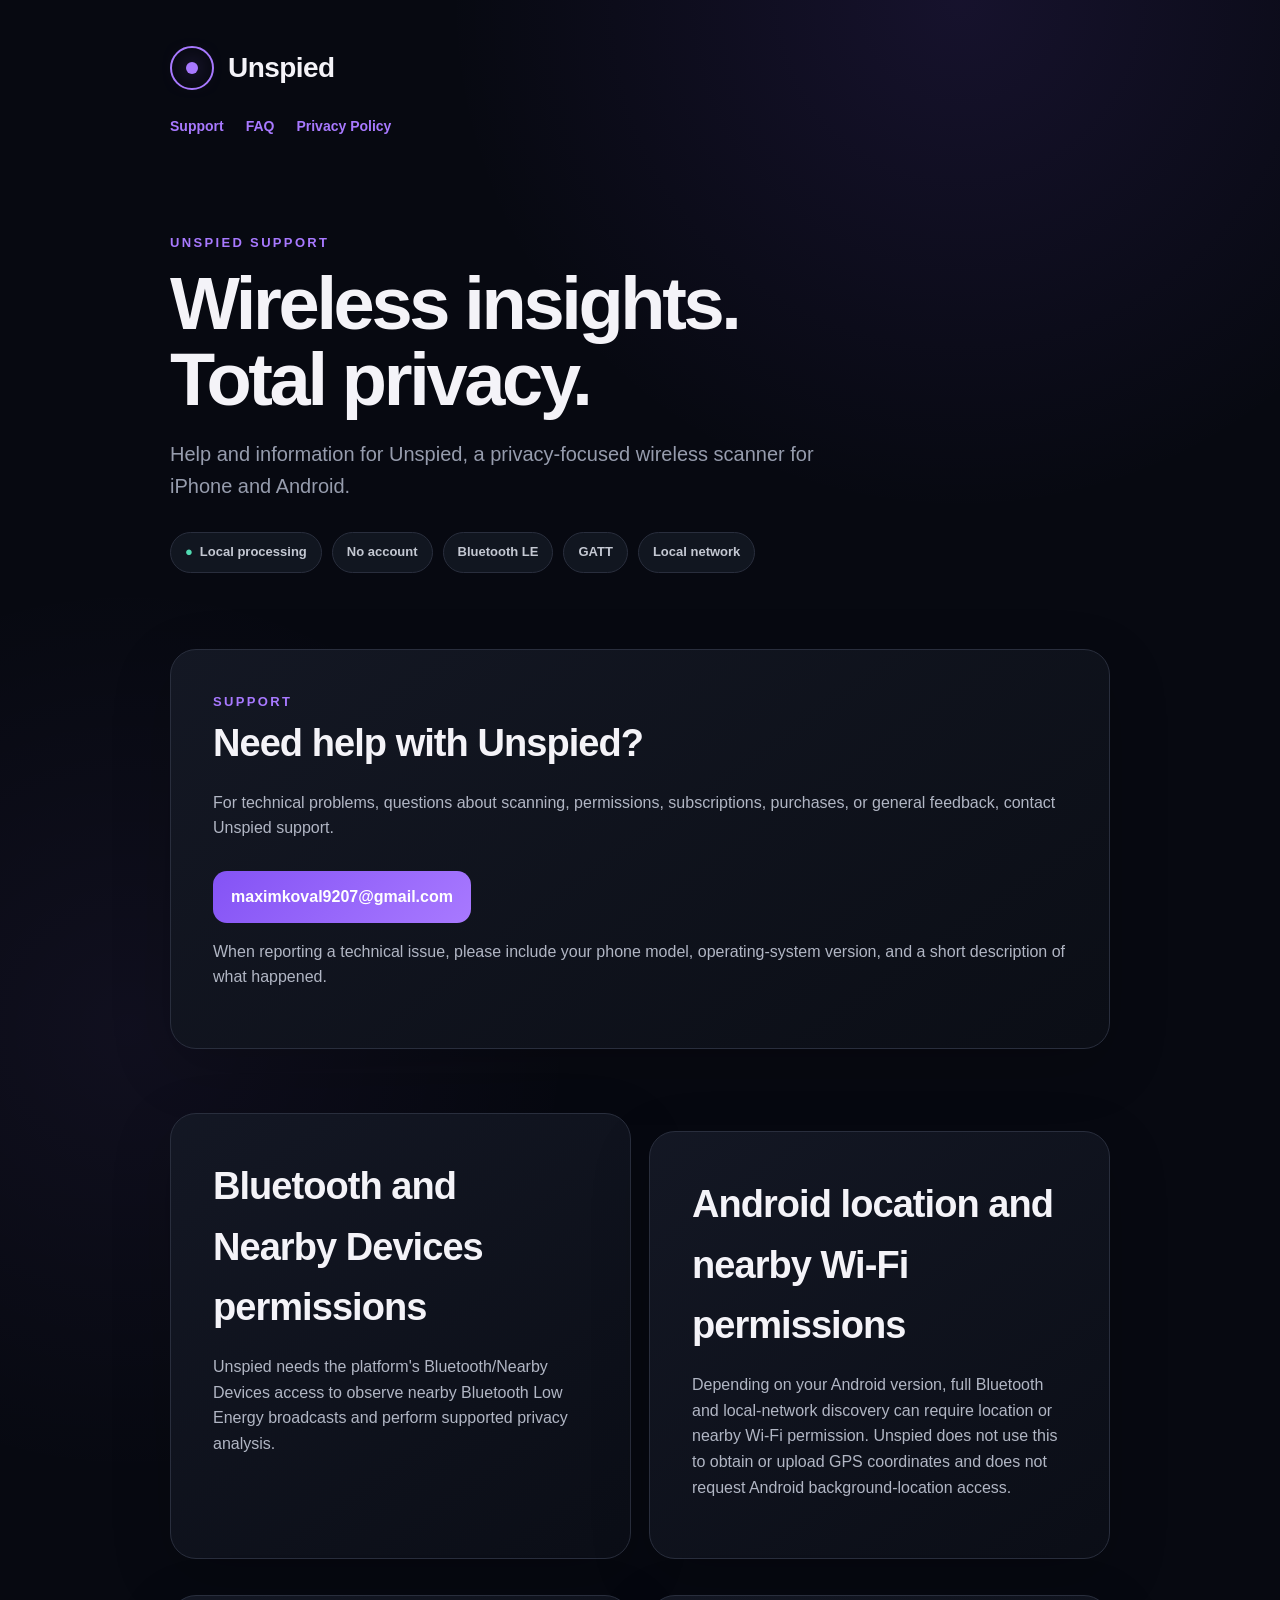
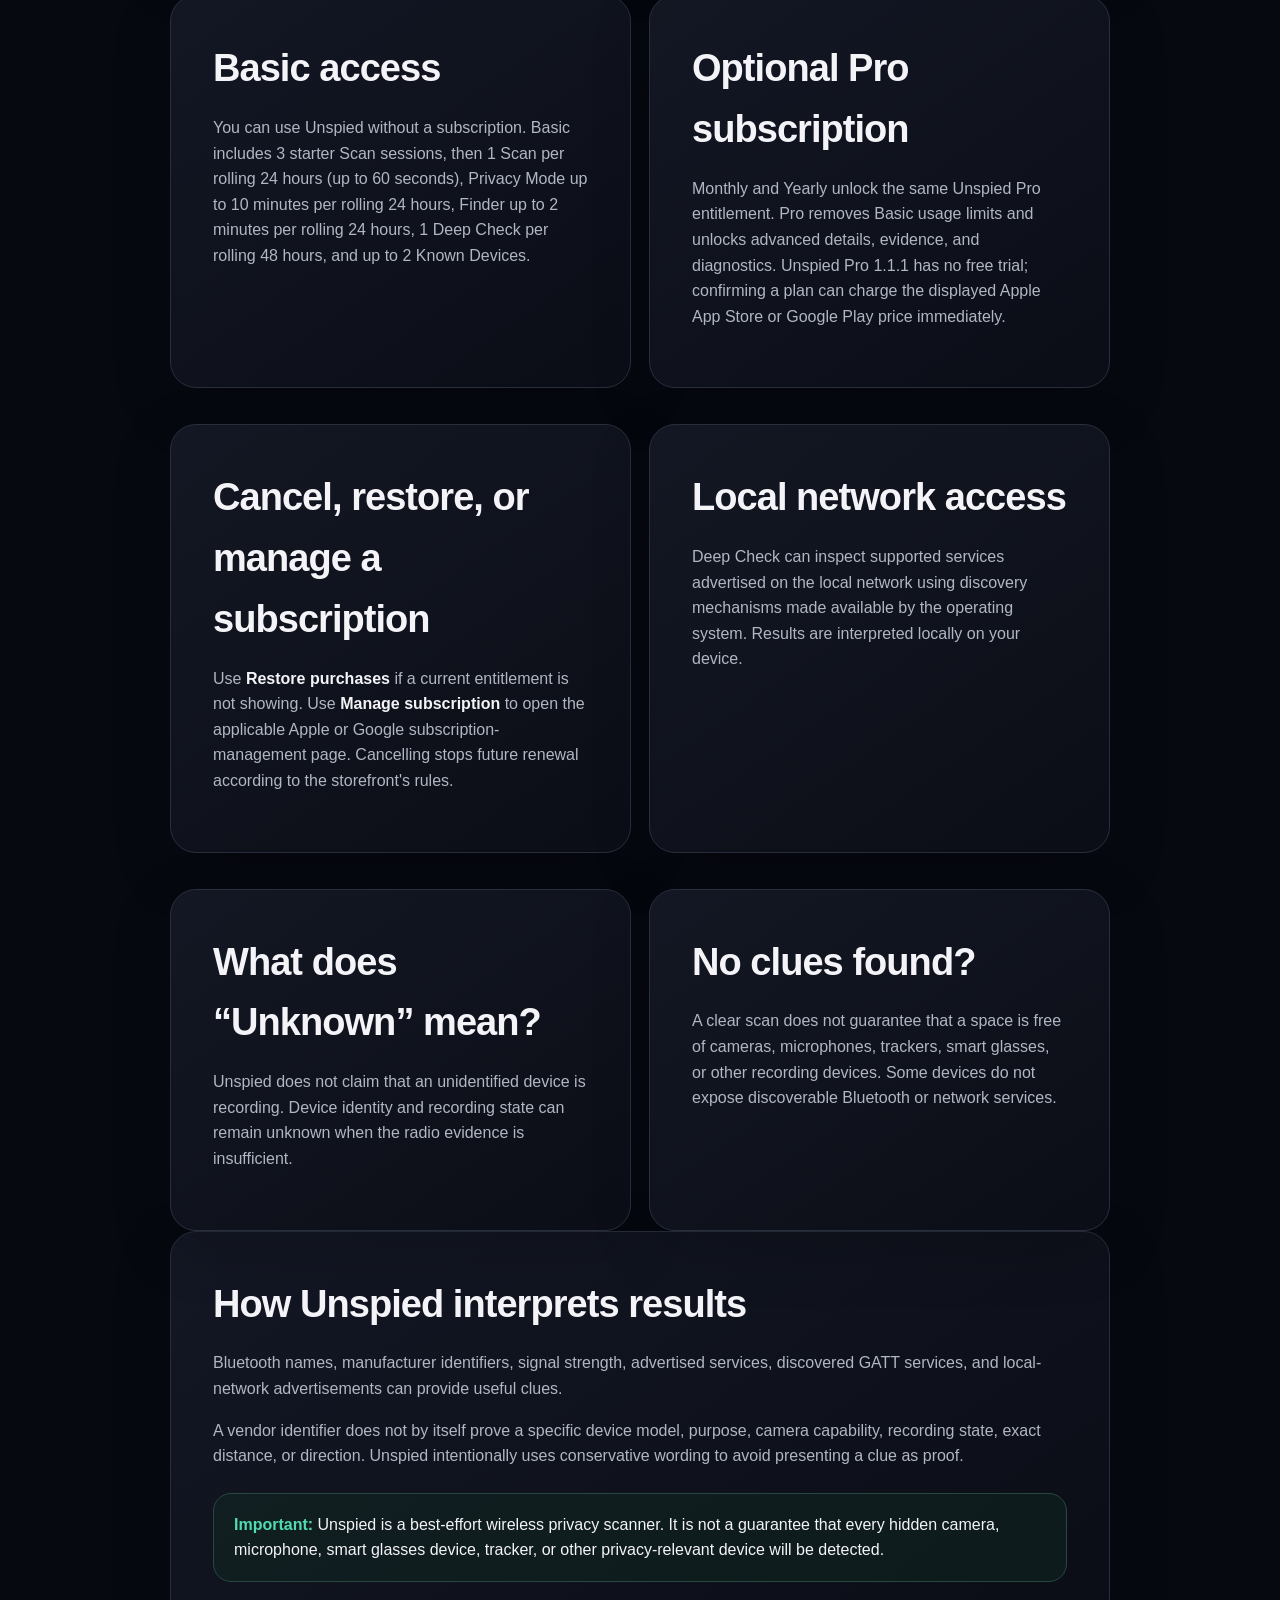
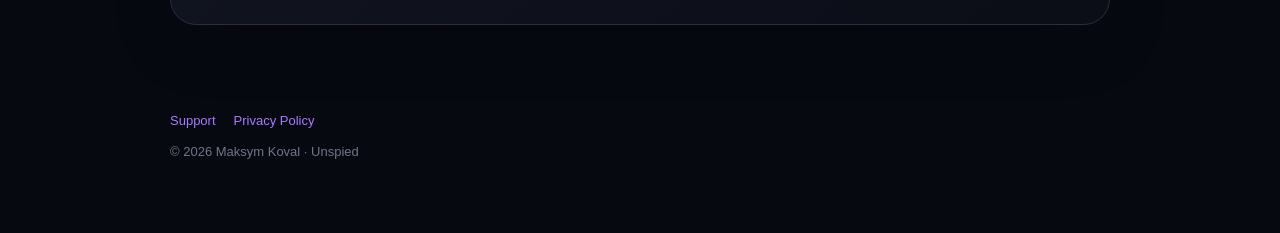
<file: index.html>
<!doctype html>
<html lang="en">
<head>
  <meta charset="utf-8">
  <meta name="viewport" content="width=device-width, initial-scale=1">
  <meta name="description" content="Official support for Unspied — Wireless Privacy Scanner.">
  <title>Unspied Support</title>
  <link rel="stylesheet" href="styles.css">
</head>
<body>

<header class="shell">
  <div class="brand">
    <span class="logo" aria-hidden="true"></span>
    <span>Unspied</span>
  </div>
  <nav>
    <a href="#support">Support</a>
    <a href="#faq">FAQ</a>
    <a href="privacy.html">Privacy Policy</a>
  </nav>
</header>

<main>
  <div class="hero shell">
    <div class="eyebrow">Unspied Support</div>
    <h1>Wireless insights.<br>Total privacy.</h1>
    <p class="lead">
      Help and information for Unspied, a privacy-focused wireless scanner for
      iPhone and Android.
    </p>
    <div class="badges">
      <span class="badge green">Local processing</span>
      <span class="badge">No account</span>
      <span class="badge">Bluetooth LE</span>
      <span class="badge">GATT</span>
      <span class="badge">Local network</span>
    </div>
  </div>

  <section id="support" class="shell">
    <div class="card">
      <div class="eyebrow">Support</div>
      <h2>Need help with Unspied?</h2>
      <p>
        For technical problems, questions about scanning, permissions,
        subscriptions, purchases, or general feedback, contact Unspied support.
      </p>
      <a class="contact" href="mailto:maximkoval9207@gmail.com">maximkoval9207@gmail.com</a>
      <p>
        When reporting a technical issue, please include your phone model,
        operating-system version, and a short description of what happened.
      </p>
    </div>
  </section>

  <section id="faq" class="shell">
    <div class="grid">
      <div class="card">
        <h2>Bluetooth and Nearby Devices permissions</h2>
        <p>
          Unspied needs the platform's Bluetooth/Nearby Devices access to observe
          nearby Bluetooth Low Energy broadcasts and perform supported privacy analysis.
        </p>
      </div>

      <div class="card">
        <h2>Android location and nearby Wi-Fi permissions</h2>
        <p>
          Depending on your Android version, full Bluetooth and local-network
          discovery can require location or nearby Wi-Fi permission. Unspied does
          not use this to obtain or upload GPS coordinates and does not request
          Android background-location access.
        </p>
      </div>

      <div class="card">
        <h2>Basic access</h2>
        <p>
          You can use Unspied without a subscription. Basic includes 3 starter
          Scan sessions, then 1 Scan per rolling 24 hours (up to 60 seconds),
          Privacy Mode up to 10 minutes per rolling 24 hours, Finder up to
          2 minutes per rolling 24 hours, 1 Deep Check per rolling 48 hours,
          and up to 2 Known Devices.
        </p>
      </div>

      <div class="card">
        <h2>Optional Pro subscription</h2>
        <p>
          Monthly and Yearly unlock the same Unspied Pro entitlement. Pro removes
          Basic usage limits and unlocks advanced details, evidence, and diagnostics.
          Unspied Pro 1.1.1 has no free trial; confirming a plan can charge the
          displayed Apple App Store or Google Play price immediately.
        </p>
      </div>

      <div class="card">
        <h2>Cancel, restore, or manage a subscription</h2>
        <p>
          Use <strong>Restore purchases</strong> if a current entitlement is not
          showing. Use <strong>Manage subscription</strong> to open the applicable
          Apple or Google subscription-management page. Cancelling stops future
          renewal according to the storefront's rules.
        </p>
      </div>

      <div class="card">
        <h2>Local network access</h2>
        <p>
          Deep Check can inspect supported services advertised on the local
          network using discovery mechanisms made available by the operating system.
          Results are interpreted locally on your device.
        </p>
      </div>

      <div class="card">
        <h2>What does “Unknown” mean?</h2>
        <p>
          Unspied does not claim that an unidentified device is recording.
          Device identity and recording state can remain unknown when the radio
          evidence is insufficient.
        </p>
      </div>

      <div class="card">
        <h2>No clues found?</h2>
        <p>
          A clear scan does not guarantee that a space is free of cameras,
          microphones, trackers, smart glasses, or other recording devices.
          Some devices do not expose discoverable Bluetooth or network services.
        </p>
      </div>
    </div>

    <div class="card">
      <h2>How Unspied interprets results</h2>
      <p>
        Bluetooth names, manufacturer identifiers, signal strength, advertised
        services, discovered GATT services, and local-network advertisements can
        provide useful clues.
      </p>
      <p>
        A vendor identifier does not by itself prove a specific device model,
        purpose, camera capability, recording state, exact distance, or direction.
        Unspied intentionally uses conservative wording to avoid presenting a clue as proof.
      </p>
      <div class="notice">
        <strong>Important:</strong>
        Unspied is a best-effort wireless privacy scanner. It is not a guarantee
        that every hidden camera, microphone, smart glasses device, tracker, or
        other privacy-relevant device will be detected.
      </div>
    </div>
  </section>
</main>

<footer class="shell">
  <div class="footer-links">
    <a href="https://maximkoval9207.github.io/unspied-support/">Support</a>
    <a href="https://maximkoval9207.github.io/unspied-support/privacy.html">Privacy Policy</a>
  </div>
  <div>© 2026 Maksym Koval · Unspied</div>
</footer>

</body>
</html>
</file>
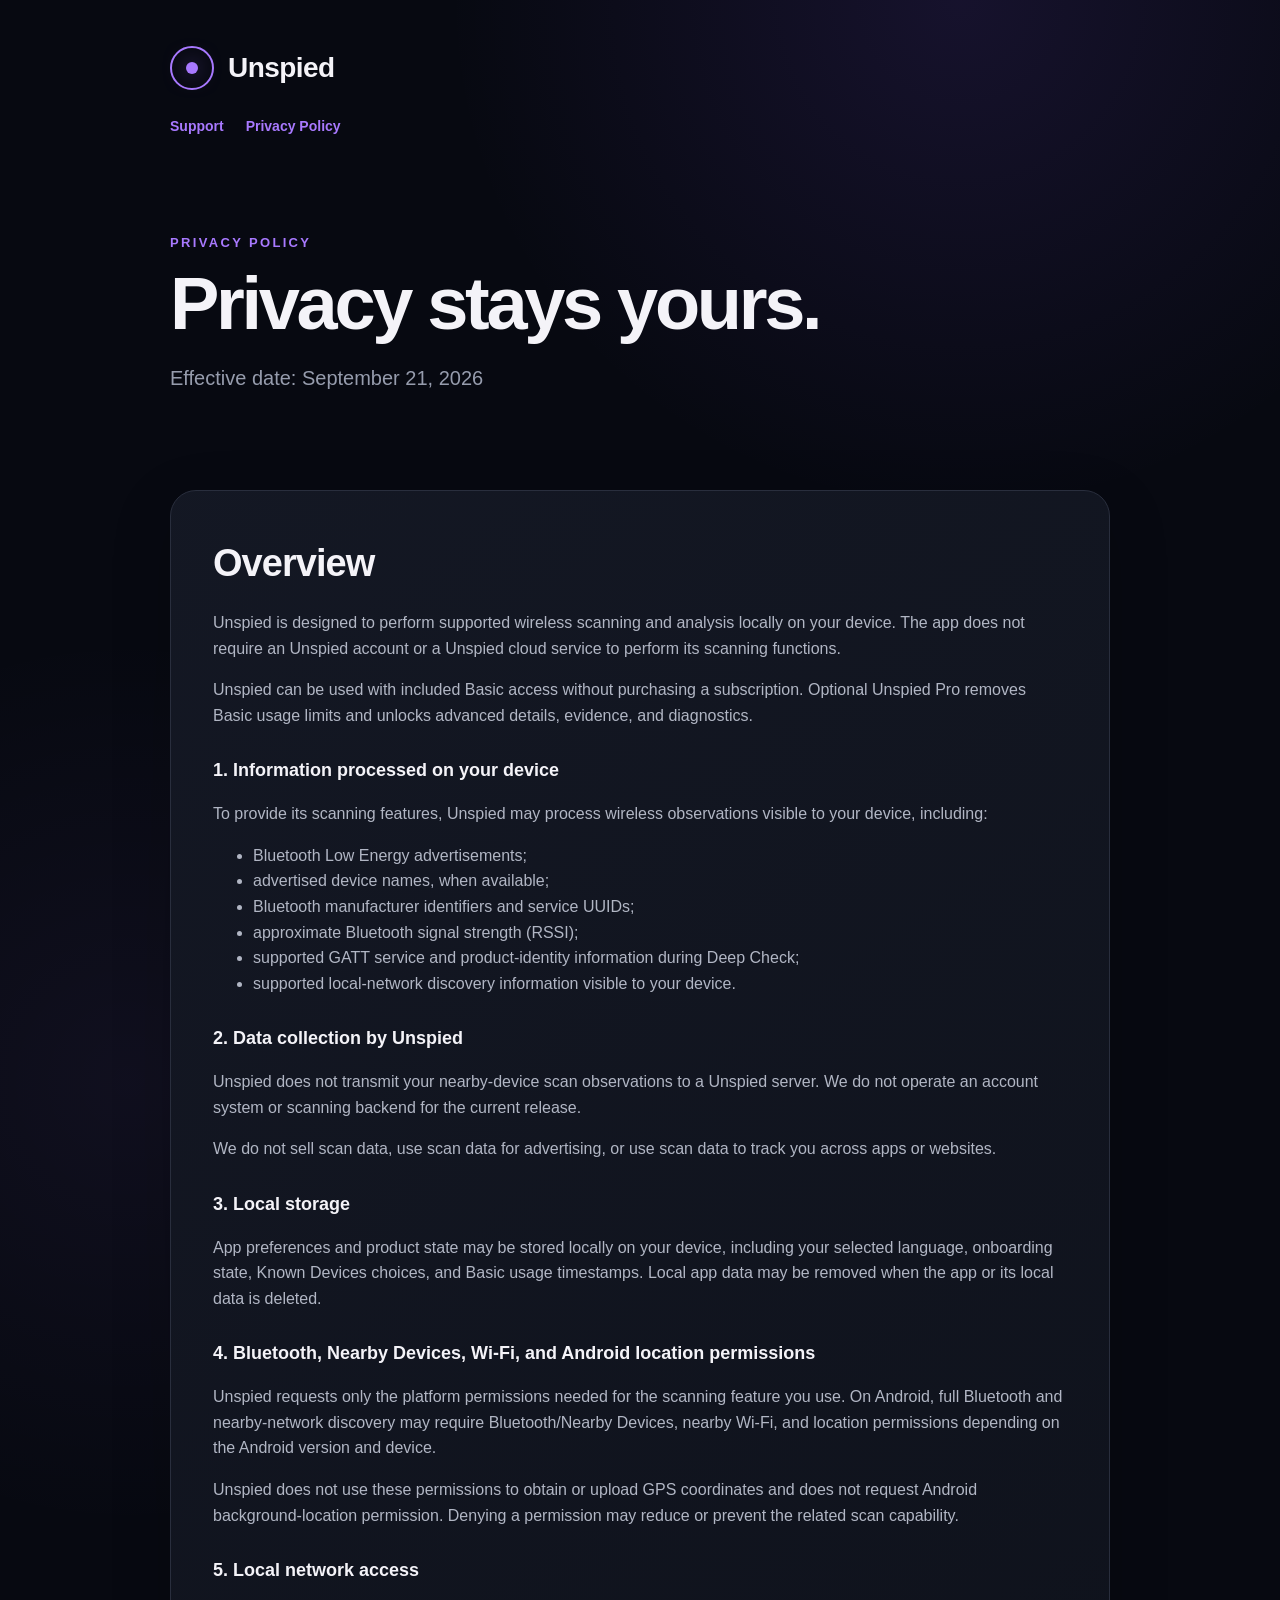
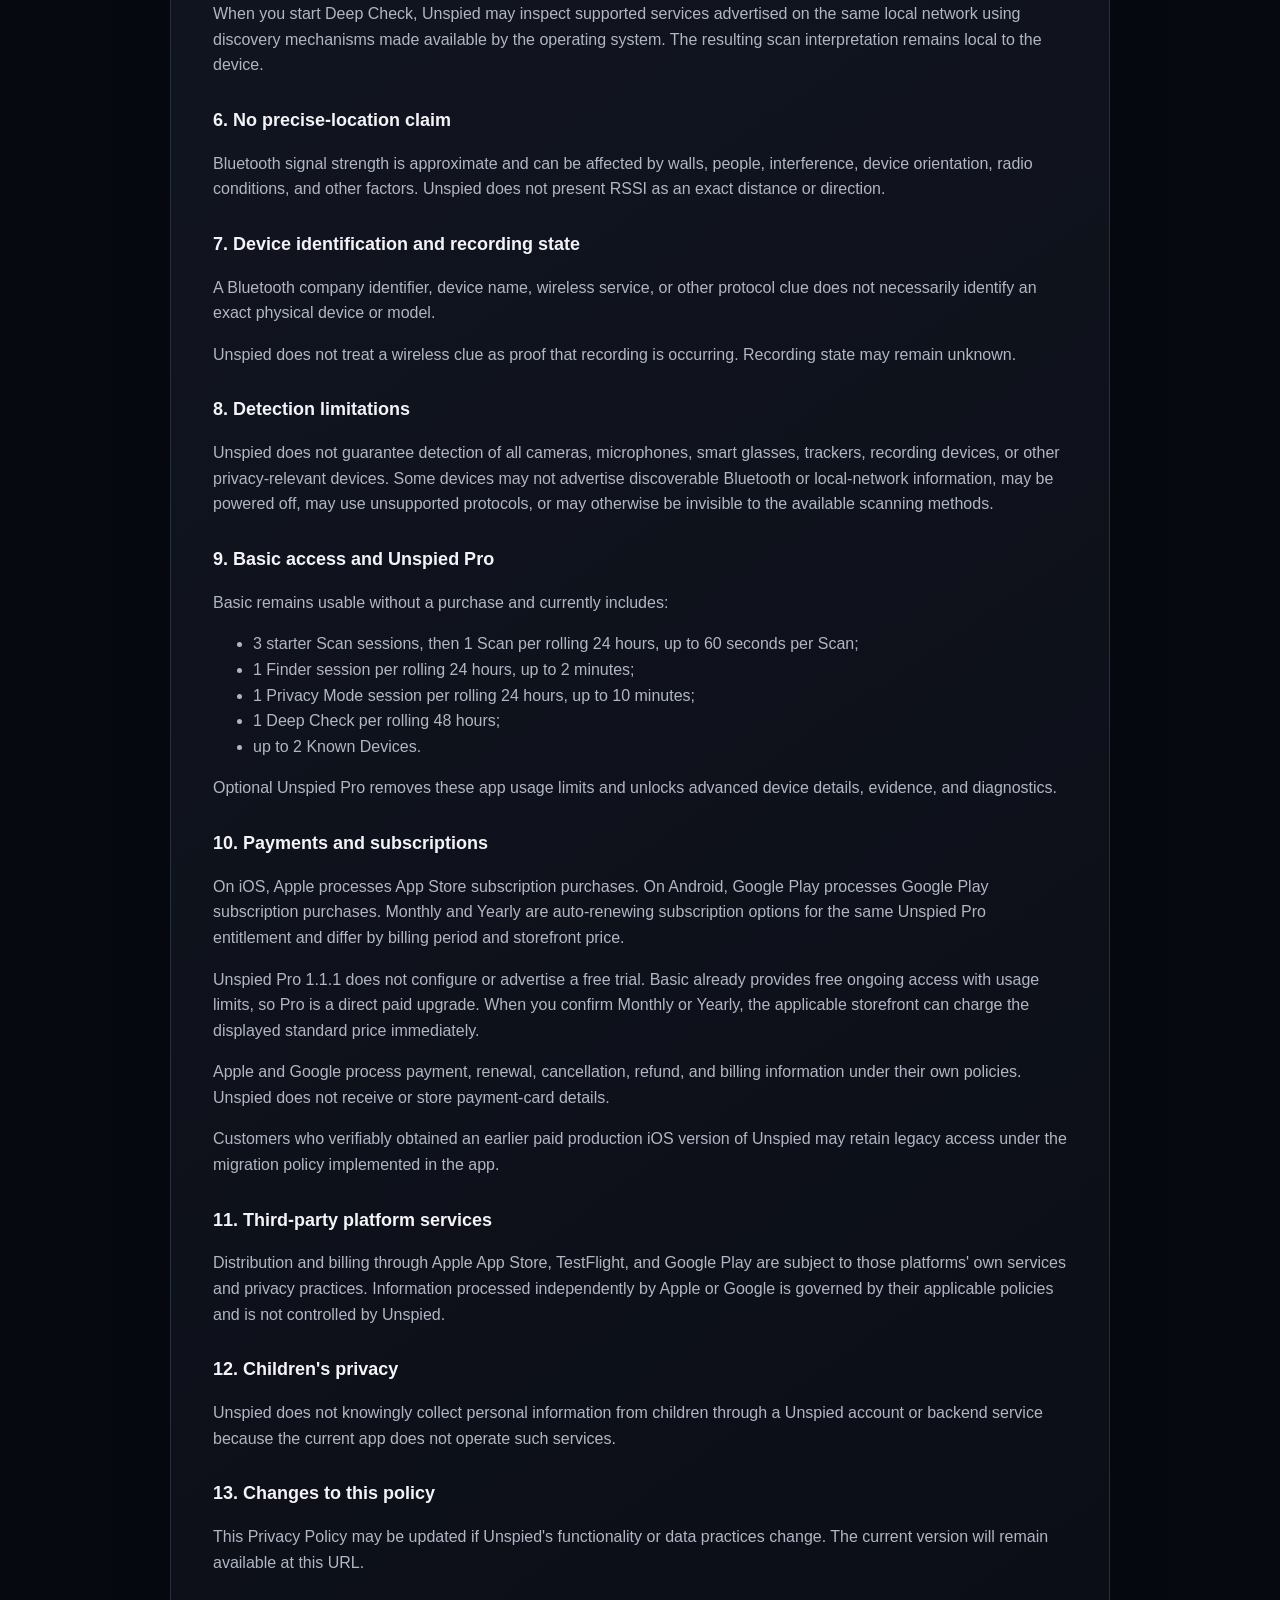
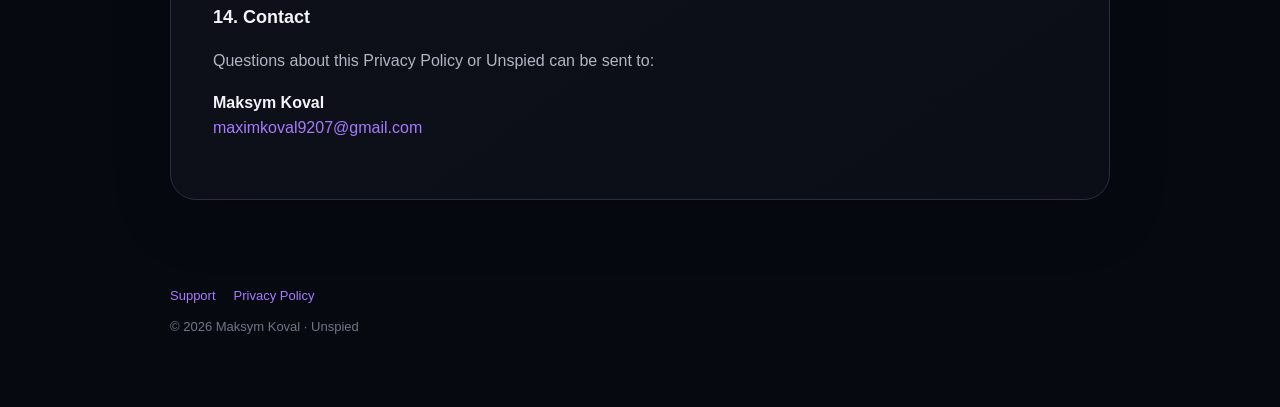
<file: privacy.html>
<!doctype html>
<html lang="en">
<head>
  <meta charset="utf-8">
  <meta name="viewport" content="width=device-width, initial-scale=1">
  <meta name="description" content="Privacy Policy for Unspied.">
  <title>Unspied Privacy Policy</title>
  <link rel="stylesheet" href="styles.css">
</head>
<body>

<header class="shell">
  <div class="brand">
    <span class="logo" aria-hidden="true"></span>
    <span>Unspied</span>
  </div>

  <nav>
    <a href="index.html">Support</a>
    <a href="privacy.html">Privacy Policy</a>
  </nav>
</header>

<main>
  <div class="hero shell">
    <div class="eyebrow">Privacy Policy</div>
    <h1>Privacy stays yours.</h1>
    <p class="lead">Effective date: September 21, 2026</p>
  </div>

  <section class="shell">
    <div class="card">
      <h2>Overview</h2>
      <p>
        Unspied is designed to perform supported wireless scanning and analysis
        locally on your device. The app does not require an Unspied account or
        a Unspied cloud service to perform its scanning functions.
      </p>
      <p>
        Unspied can be used with included Basic access without purchasing a
        subscription. Optional Unspied Pro removes Basic usage limits and
        unlocks advanced details, evidence, and diagnostics.
      </p>

      <h3>1. Information processed on your device</h3>
      <p>To provide its scanning features, Unspied may process wireless observations visible to your device, including:</p>
      <ul>
        <li>Bluetooth Low Energy advertisements;</li>
        <li>advertised device names, when available;</li>
        <li>Bluetooth manufacturer identifiers and service UUIDs;</li>
        <li>approximate Bluetooth signal strength (RSSI);</li>
        <li>supported GATT service and product-identity information during Deep Check;</li>
        <li>supported local-network discovery information visible to your device.</li>
      </ul>

      <h3>2. Data collection by Unspied</h3>
      <p>
        Unspied does not transmit your nearby-device scan observations to a
        Unspied server. We do not operate an account system or scanning backend
        for the current release.
      </p>
      <p>
        We do not sell scan data, use scan data for advertising, or use scan
        data to track you across apps or websites.
      </p>

      <h3>3. Local storage</h3>
      <p>
        App preferences and product state may be stored locally on your device,
        including your selected language, onboarding state, Known Devices choices,
        and Basic usage timestamps. Local app data may be removed when the app or
        its local data is deleted.
      </p>

      <h3>4. Bluetooth, Nearby Devices, Wi-Fi, and Android location permissions</h3>
      <p>
        Unspied requests only the platform permissions needed for the scanning
        feature you use. On Android, full Bluetooth and nearby-network discovery
        may require Bluetooth/Nearby Devices, nearby Wi-Fi, and location
        permissions depending on the Android version and device.
      </p>
      <p>
        Unspied does not use these permissions to obtain or upload GPS
        coordinates and does not request Android background-location permission.
        Denying a permission may reduce or prevent the related scan capability.
      </p>

      <h3>5. Local network access</h3>
      <p>
        When you start Deep Check, Unspied may inspect supported services
        advertised on the same local network using discovery mechanisms made
        available by the operating system. The resulting scan interpretation
        remains local to the device.
      </p>

      <h3>6. No precise-location claim</h3>
      <p>
        Bluetooth signal strength is approximate and can be affected by walls,
        people, interference, device orientation, radio conditions, and other
        factors. Unspied does not present RSSI as an exact distance or direction.
      </p>

      <h3>7. Device identification and recording state</h3>
      <p>
        A Bluetooth company identifier, device name, wireless service, or other
        protocol clue does not necessarily identify an exact physical device or model.
      </p>
      <p>
        Unspied does not treat a wireless clue as proof that recording is
        occurring. Recording state may remain unknown.
      </p>

      <h3>8. Detection limitations</h3>
      <p>
        Unspied does not guarantee detection of all cameras, microphones, smart
        glasses, trackers, recording devices, or other privacy-relevant devices.
        Some devices may not advertise discoverable Bluetooth or local-network
        information, may be powered off, may use unsupported protocols, or may
        otherwise be invisible to the available scanning methods.
      </p>

      <h3>9. Basic access and Unspied Pro</h3>
      <p>Basic remains usable without a purchase and currently includes:</p>
      <ul>
        <li>3 starter Scan sessions, then 1 Scan per rolling 24 hours, up to 60 seconds per Scan;</li>
        <li>1 Finder session per rolling 24 hours, up to 2 minutes;</li>
        <li>1 Privacy Mode session per rolling 24 hours, up to 10 minutes;</li>
        <li>1 Deep Check per rolling 48 hours;</li>
        <li>up to 2 Known Devices.</li>
      </ul>
      <p>
        Optional Unspied Pro removes these app usage limits and unlocks advanced
        device details, evidence, and diagnostics.
      </p>

      <h3>10. Payments and subscriptions</h3>
      <p>
        On iOS, Apple processes App Store subscription purchases. On Android,
        Google Play processes Google Play subscription purchases. Monthly and
        Yearly are auto-renewing subscription options for the same Unspied Pro
        entitlement and differ by billing period and storefront price.
      </p>
      <p>
        Unspied Pro 1.1.1 does not configure or advertise a free trial.
        Basic already provides free ongoing access with usage limits, so Pro
        is a direct paid upgrade. When you confirm Monthly or Yearly, the
        applicable storefront can charge the displayed standard price immediately.
      </p>
      <p>
        Apple and Google process payment, renewal, cancellation, refund, and
        billing information under their own policies. Unspied does not receive
        or store payment-card details.
      </p>
      <p>
        Customers who verifiably obtained an earlier paid production iOS version
        of Unspied may retain legacy access under the migration policy implemented
        in the app.
      </p>

      <h3>11. Third-party platform services</h3>
      <p>
        Distribution and billing through Apple App Store, TestFlight, and Google
        Play are subject to those platforms' own services and privacy practices.
        Information processed independently by Apple or Google is governed by
        their applicable policies and is not controlled by Unspied.
      </p>

      <h3>12. Children's privacy</h3>
      <p>
        Unspied does not knowingly collect personal information from children
        through a Unspied account or backend service because the current app does
        not operate such services.
      </p>

      <h3>13. Changes to this policy</h3>
      <p>
        This Privacy Policy may be updated if Unspied's functionality or data
        practices change. The current version will remain available at this URL.
      </p>

      <h3>14. Contact</h3>
      <p>Questions about this Privacy Policy or Unspied can be sent to:</p>
      <p>
        <strong>Maksym Koval</strong><br>
        <a href="mailto:maximkoval9207@gmail.com">maximkoval9207@gmail.com</a>
      </p>
    </div>
  </section>
</main>

<footer class="shell">
  <div class="footer-links">
    <a href="https://maximkoval9207.github.io/unspied-support/">Support</a>
    <a href="https://maximkoval9207.github.io/unspied-support/privacy.html">Privacy Policy</a>
  </div>
  <div>© 2026 Maksym Koval · Unspied</div>
</footer>

</body>
</html>
</file>
<file: styles.css>
:root {
  color-scheme: dark;
  --bg: #070911;
  --panel: #10131d;
  --panel2: #151925;
  --line: #292e3d;
  --text: #f4f3f8;
  --muted: #969cad;
  --purple: #a879ff;
  --purple2: #8453f5;
  --green: #51dbb2;
}

* {
  box-sizing: border-box;
}

html {
  scroll-behavior: smooth;
}

body {
  margin: 0;
  background:
    radial-gradient(circle at 75% 0%, rgba(132,83,245,.12), transparent 32rem),
    radial-gradient(circle at 10% 30%, rgba(168,121,255,.06), transparent 28rem),
    var(--bg);
  color: var(--text);
  font-family:
    -apple-system, BlinkMacSystemFont, "Segoe UI",
    Helvetica, Arial, sans-serif;
  line-height: 1.6;
}

a {
  color: var(--purple);
  text-decoration: none;
}

a:hover {
  text-decoration: underline;
}

.shell {
  width: min(940px, calc(100% - 36px));
  margin: 0 auto;
}

header {
  padding: 46px 0 24px;
}

.brand {
  display: flex;
  align-items: center;
  gap: 14px;
  font-size: 28px;
  font-weight: 800;
  letter-spacing: -.02em;
}

.logo {
  width: 44px;
  height: 44px;
  border: 2px solid var(--purple);
  border-radius: 50%;
  display: grid;
  place-items: center;
}

.logo::after {
  content: "";
  width: 12px;
  height: 12px;
  background: var(--purple);
  border-radius: 50%;
  box-shadow: 0 0 22px rgba(168,121,255,.55);
}

nav {
  display: flex;
  flex-wrap: wrap;
  gap: 22px;
  margin-top: 24px;
  font-size: 14px;
  font-weight: 700;
}

.hero {
  padding: 72px 0 44px;
}

.eyebrow {
  color: var(--purple);
  text-transform: uppercase;
  letter-spacing: .18em;
  font-size: 13px;
  font-weight: 800;
}

h1 {
  margin: 12px 0 20px;
  max-width: 760px;
  font-size: clamp(42px, 8vw, 74px);
  line-height: 1.03;
  letter-spacing: -.045em;
}

.lead {
  max-width: 700px;
  color: var(--muted);
  font-size: 20px;
}

.badges {
  display: flex;
  flex-wrap: wrap;
  gap: 10px;
  margin: 30px 0 0;
}

.badge {
  border: 1px solid var(--line);
  background: rgba(21,25,37,.8);
  border-radius: 999px;
  padding: 9px 14px;
  color: #c4c8d2;
  font-size: 13px;
  font-weight: 700;
}

.badge.green::before {
  content: "●";
  color: var(--green);
  margin-right: 7px;
}

section {
  padding: 32px 0;
}

.card {
  border: 1px solid var(--line);
  border-radius: 26px;
  background:
    linear-gradient(145deg, rgba(20,24,36,.97), rgba(11,14,22,.97));
  padding: clamp(24px, 5vw, 42px);
  box-shadow: 0 18px 60px rgba(0,0,0,.18);
}

.card + .card {
  margin-top: 18px;
}

h2 {
  margin: 0 0 16px;
  font-size: clamp(28px, 5vw, 38px);
  letter-spacing: -.025em;
}

h3 {
  margin-top: 28px;
  margin-bottom: 8px;
  font-size: 18px;
}

p, li {
  color: #b1b6c4;
}

strong {
  color: var(--text);
}

.contact {
  display: inline-flex;
  align-items: center;
  gap: 10px;
  margin-top: 14px;
  border-radius: 14px;
  padding: 13px 18px;
  background: linear-gradient(135deg, var(--purple2), var(--purple));
  color: white;
  font-weight: 800;
}

.contact:hover {
  text-decoration: none;
  filter: brightness(1.06);
}

.notice {
  margin-top: 24px;
  padding: 18px 20px;
  border: 1px solid #28483f;
  border-radius: 18px;
  background: rgba(17,44,35,.45);
}

.notice strong {
  color: var(--green);
}

.grid {
  display: grid;
  grid-template-columns: repeat(2, minmax(0, 1fr));
  gap: 18px;
}

footer {
  padding: 54px 0 70px;
  color: #707687;
  font-size: 13px;
}

.footer-links {
  display: flex;
  gap: 18px;
  flex-wrap: wrap;
  margin-bottom: 10px;
}

@media (max-width: 680px) {
  .grid {
    grid-template-columns: 1fr;
  }

  .hero {
    padding-top: 42px;
  }
}
</file>
